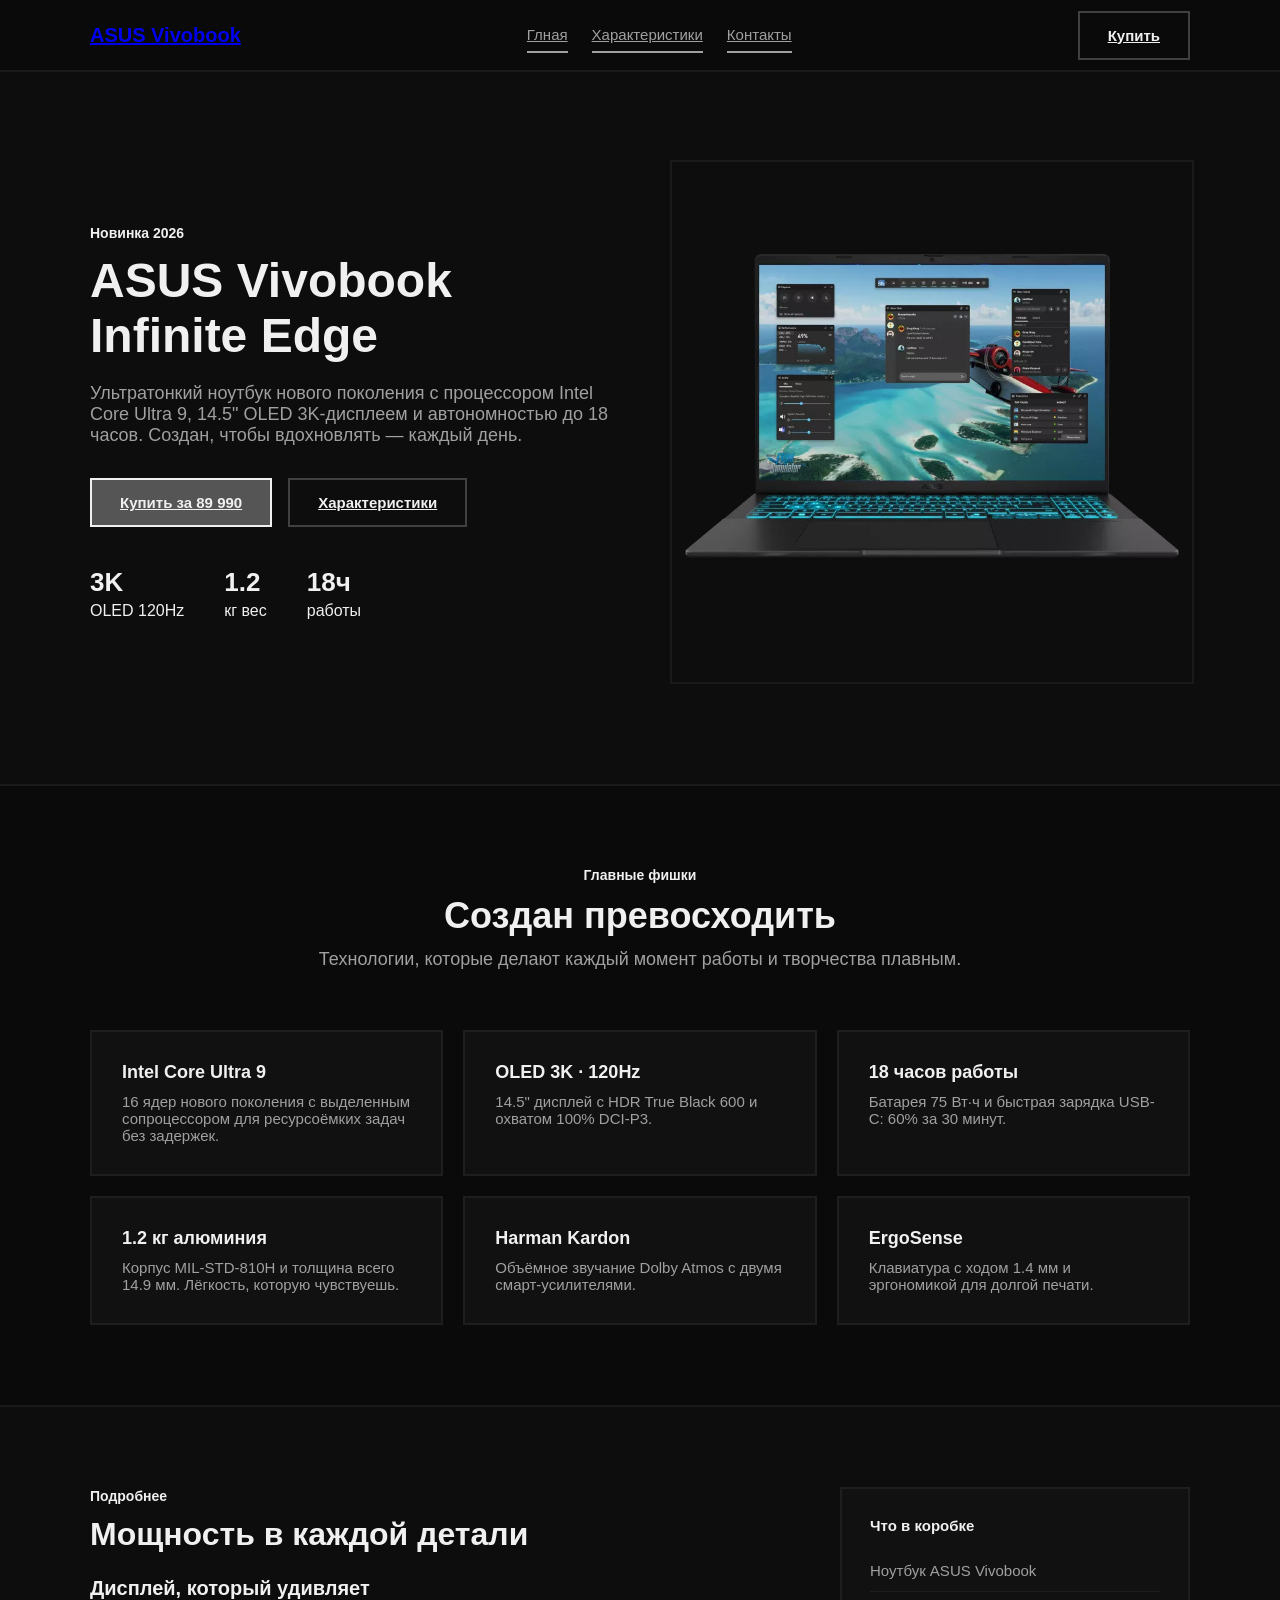
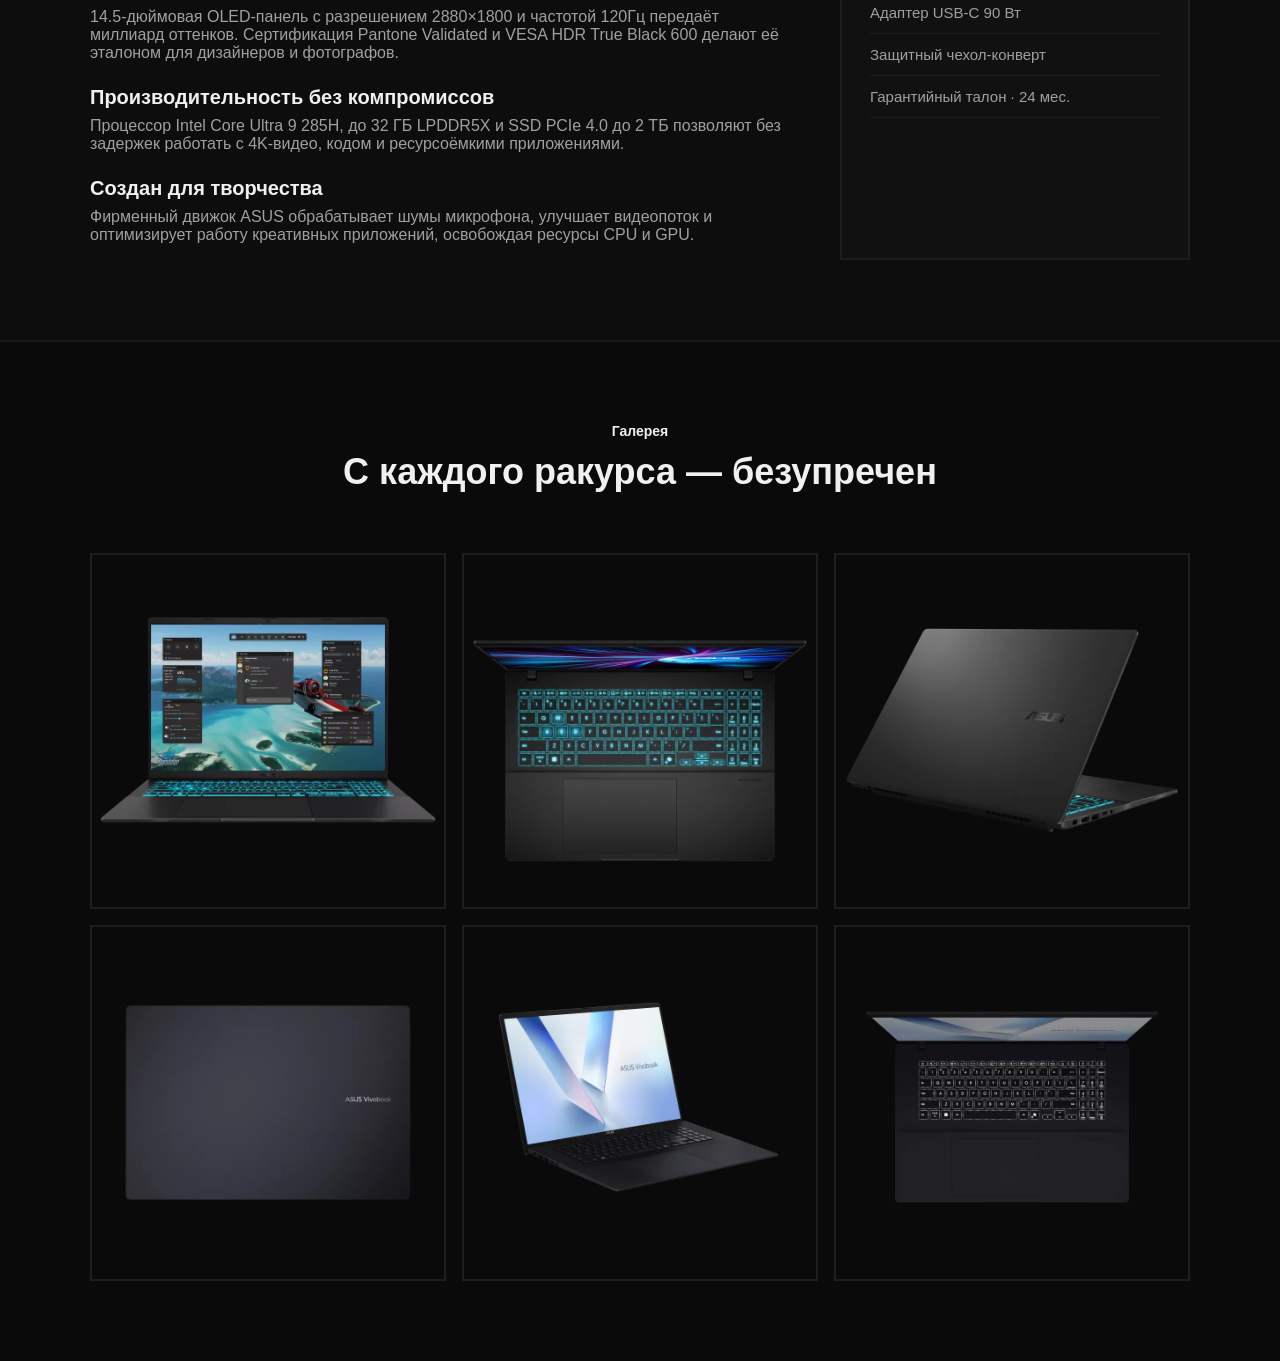
<file: index.html>
<!DOCTYPE html>
<html lang="ru">
<head>
  <meta charset="UTF-8">
  <meta name="viewport" content="width=device-width, initial-scale=1.0">
  <title>Document</title>
  <link rel="stylesheet" href="style.css">
</head>
<body>
  <header class="site-header">
    <div class="container nav">
      <a href="#" class="logo">ASUS Vivobook</a>
      <div class="nav-links">
        <a href="index.html">Глная</a>
        <a href="specs.html">Характеристики</a>
        <a href="contacts.html">Контакты</a>
      </div>
      <a href="#" class="btn btn-ghost">Купить</a>
    </div>
  </header>
  <section class="hero">
    <div class="container hero-grid">
      <div class="hero-copy">
        <div class="eyebrow">Новинка 2026</div>
        <h1>ASUS Vivobook <br>Infinite Edge</h1>
        <p class="lead">Ультратонкий ноутбук нового поколения с процессором Intel Core Ultra 9, 14.5" OLED 3K-дисплеем и автономностью до 18 часов. Создан, чтобы вдохновлять — каждый день.</p>
        <div class="hero-actions">
          <a href="#" class="btn btn-primary">Купить за 89 990</a>
          <a href="specs.html" class="btn btn-outline">Характеристики</a>
        </div>
        <ul class="hero-meta">
          <li><b>3K</b> OLED 120Hz</li>
          <li><b>1.2</b> кг вес</li>
          <li><b>18ч</b> работы</li>
        </ul>
      </div>
      <div class="hero-image">
        <img src="pics/photo1.webp" alt="ASUS Vivobook 2026">
      </div>
    </div>
  </section>
  <section class="features section">
    <div class="container">
      <header class="section-head">
        <div class="eyebrow">Главные фишки</div>
        <h2>Создан превосходить</h2>
        <p>Технологии, которые делают каждый момент работы и творчества плавным.</p>
      </header>
      <div class="feature-grid">
        <article class="feature">
          <h3>Intel Core Ultra 9</h3>
          <p>16 ядер нового поколения с выделенным сопроцессором для ресурсоёмких задач без задержек.</p>
        </article>
        <article class="feature">
          <h3>OLED 3K · 120Hz</h3>
          <p>14.5" дисплей с HDR True Black 600 и охватом 100% DCI-P3.</p>
        </article>
        <article class="feature">
          <h3>18 часов работы</h3>
          <p>Батарея 75 Вт·ч и быстрая зарядка USB-C: 60% за 30 минут.</p>
        </article>
        <article class="feature">
          <h3>1.2 кг алюминия</h3>
          <p>Корпус MIL-STD-810H и толщина всего 14.9 мм. Лёгкость, которую чувствуешь.</p>
        </article>
        <article class="feature">
          <h3>Harman Kardon</h3>
          <p>Объёмное звучание Dolby Atmos с двумя смарт-усилителями.</p>
        </article>
        <article class="feature">
          <h3>ErgoSense</h3>
          <p>Клавиатура с ходом 1.4 мм и эргономикой для долгой печати.</p>
        </article>
      </div>
    </div>
  </section>
  <section class="about section">
    <div class="container about-grid">
      <article>
        <div class="eyebrow">Подробнее</div>
        <h2>Мощность в каждой детали</h2>
        <h3>Дисплей, который удивляет</h3>
        <p>14.5-дюймовая OLED-панель с разрешением 2880×1800 и частотой 120Гц передаёт миллиард оттенков. Сертификация Pantone Validated и VESA HDR True Black 600 делают её эталоном для дизайнеров и фотографов.</p>
        <h3>Производительность без компромиссов</h3>
        <p>Процессор Intel Core Ultra 9 285H, до 32 ГБ LPDDR5X и SSD PCIe 4.0 до 2 ТБ позволяют без задержек работать с 4K-видео, кодом и ресурсоёмкими приложениями.</p>
        <h3>Создан для творчества</h3>
        <p>Фирменный движок ASUS обрабатывает шумы микрофона, улучшает видеопоток и оптимизирует работу креативных приложений, освобождая ресурсы CPU и GPU.</p>
      </article>
      <div class="about-card">
        <h4>Что в коробке</h4>
        <ul>
          <li>Ноутбук ASUS Vivobook</li>
          <li>Адаптер USB-C 90 Вт</li>
          <li>Защитный чехол-конверт</li>
          <li>Гарантийный талон · 24 мес.</li>
        </ul>
      </div>
    </div>
  </section>
  <section class="gallery section">
    <div class="container">
      <header class="section-head">
        <div class="eyebrow">Галерея</div>
        <h2>С каждого ракурса — безупречен</h2>
      </header>
      <div class="gallery-grid">
        <div><img src="pics/photo1.webp" alt="Vivobook вид сверху"></div>
        <div><img src="pics/photo2.webp" alt="Клавиатура крупным планом"></div>
        <div><img src="pics/photo3.webp" alt="Vivobook в работе"></div>
        <div><img src="pics/photo4.webp" alt="Vivobook сбоку"></div>
        <div><img src="pics/photo5.webp" alt="Vivobook фронт"></div>
        <div><img src="pics/photo6.webp" alt="Vivobook порты"></div>
      </div>
    </div>
  </section>
</body>
</html>
</file>
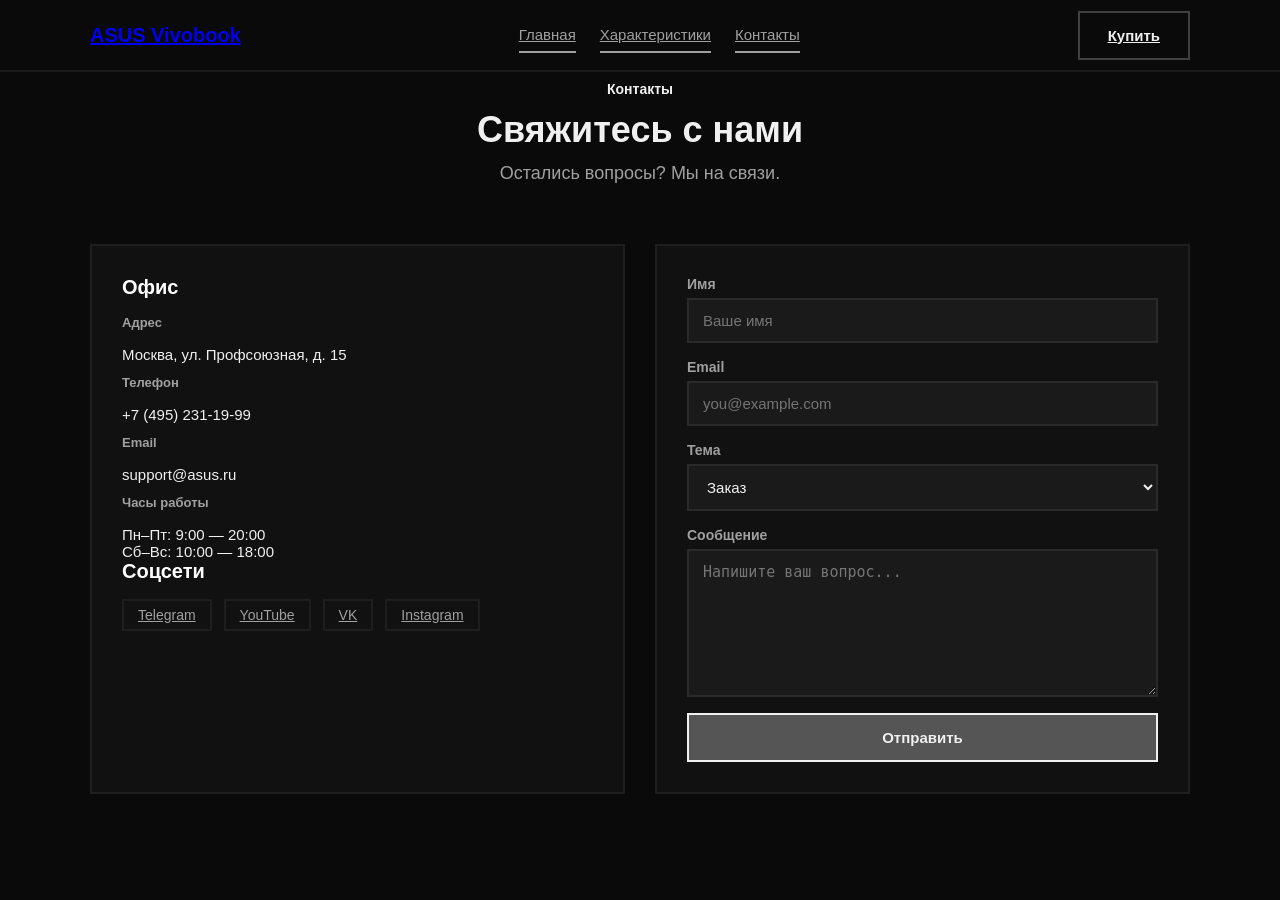
<file: contacts.html>
<!DOCTYPE html>
<html lang="ru">
<head>
  <meta charset="UTF-8">
  <meta name="viewport" content="width=device-width, initial-scale=1.0">
  <title>Контакты — ASUS Vivobook Infinite Edge 2026</title>
  <meta name="description" content="Свяжитесь с нами для заказа ASUS Vivobook или получения консультации.">
  <link rel="stylesheet" href="style.css">
</head>
<body>
  <header class="site-header">
    <div class="container nav">
      <a href="index.html" class="logo">ASUS Vivobook</a>
      <div class="nav-links">
        <a href="index.html">Главная</a>
        <a href="specs.html">Характеристики</a>
        <a href="contacts.html">Контакты</a>
      </div>
      <a href="#" class="btn btn-ghost">Купить</a>
    </div>
  </header>
  <section class="section">
    <div class="container">
      <header class="section-head">
        <div class="eyebrow">Контакты</div>
        <h2>Свяжитесь с нами</h2>
        <p>Остались вопросы? Мы на связи.</p>
      </header>
      <div class="contacts-grid">
        <div class="contact-info">
          <h3>Офис</h3>
          <div class="spec-list">
            <div class="spec-title">Адрес</div>
            <div class="spec-value">Москва, ул. Профсоюзная, д. 15</div>
            <div class="spec-title">Телефон</div>
            <div class="spec-value">+7 (495) 231-19-99</div>
            <div class="spec-title">Email</div>
            <div class="spec-value">support@asus.ru</div>
            <div class="spec-title">Часы работы</div>
            <div class="spec-value">Пн–Пт: 9:00 — 20:00<br>Сб–Вс: 10:00 — 18:00</div>
          </div>
          <h3>Соцсети</h3>
          <ul class="socials">
            <li><a href="#">Telegram</a></li>
            <li><a href="#">YouTube</a></li>
            <li><a href="#">VK</a></li>
            <li><a href="#">Instagram</a></li>
          </ul>
        </div>
        <form class="contact-form" action="#" method="post">
          <div class="form-group">
            <div class="form-label">Имя</div>
            <input type="text" id="name" name="name" required placeholder="Ваше имя">
          </div>
          <div class="form-group">
            <div class="form-label">Email</div>
            <input type="email" id="email" name="email" required placeholder="you@example.com">
          </div>
          <div class="form-group">
            <div class="form-label">Тема</div>
            <select id="subject" name="subject">
              <option value="order">Заказ</option>
              <option value="support">Поддержка</option>
              <option value="other">Другое</option>
            </select>
          </div>
          <div class="form-group">
            <div class="form-label">Сообщение</div>
            <textarea id="message" name="message" rows="5" required placeholder="Напишите ваш вопрос..."></textarea>
          </div>
          <button type="submit" class="btn btn-primary btn-lg">Отправить</button>
        </form>
      </div>
    </div>
  </section>
</body>
</html>
</file>
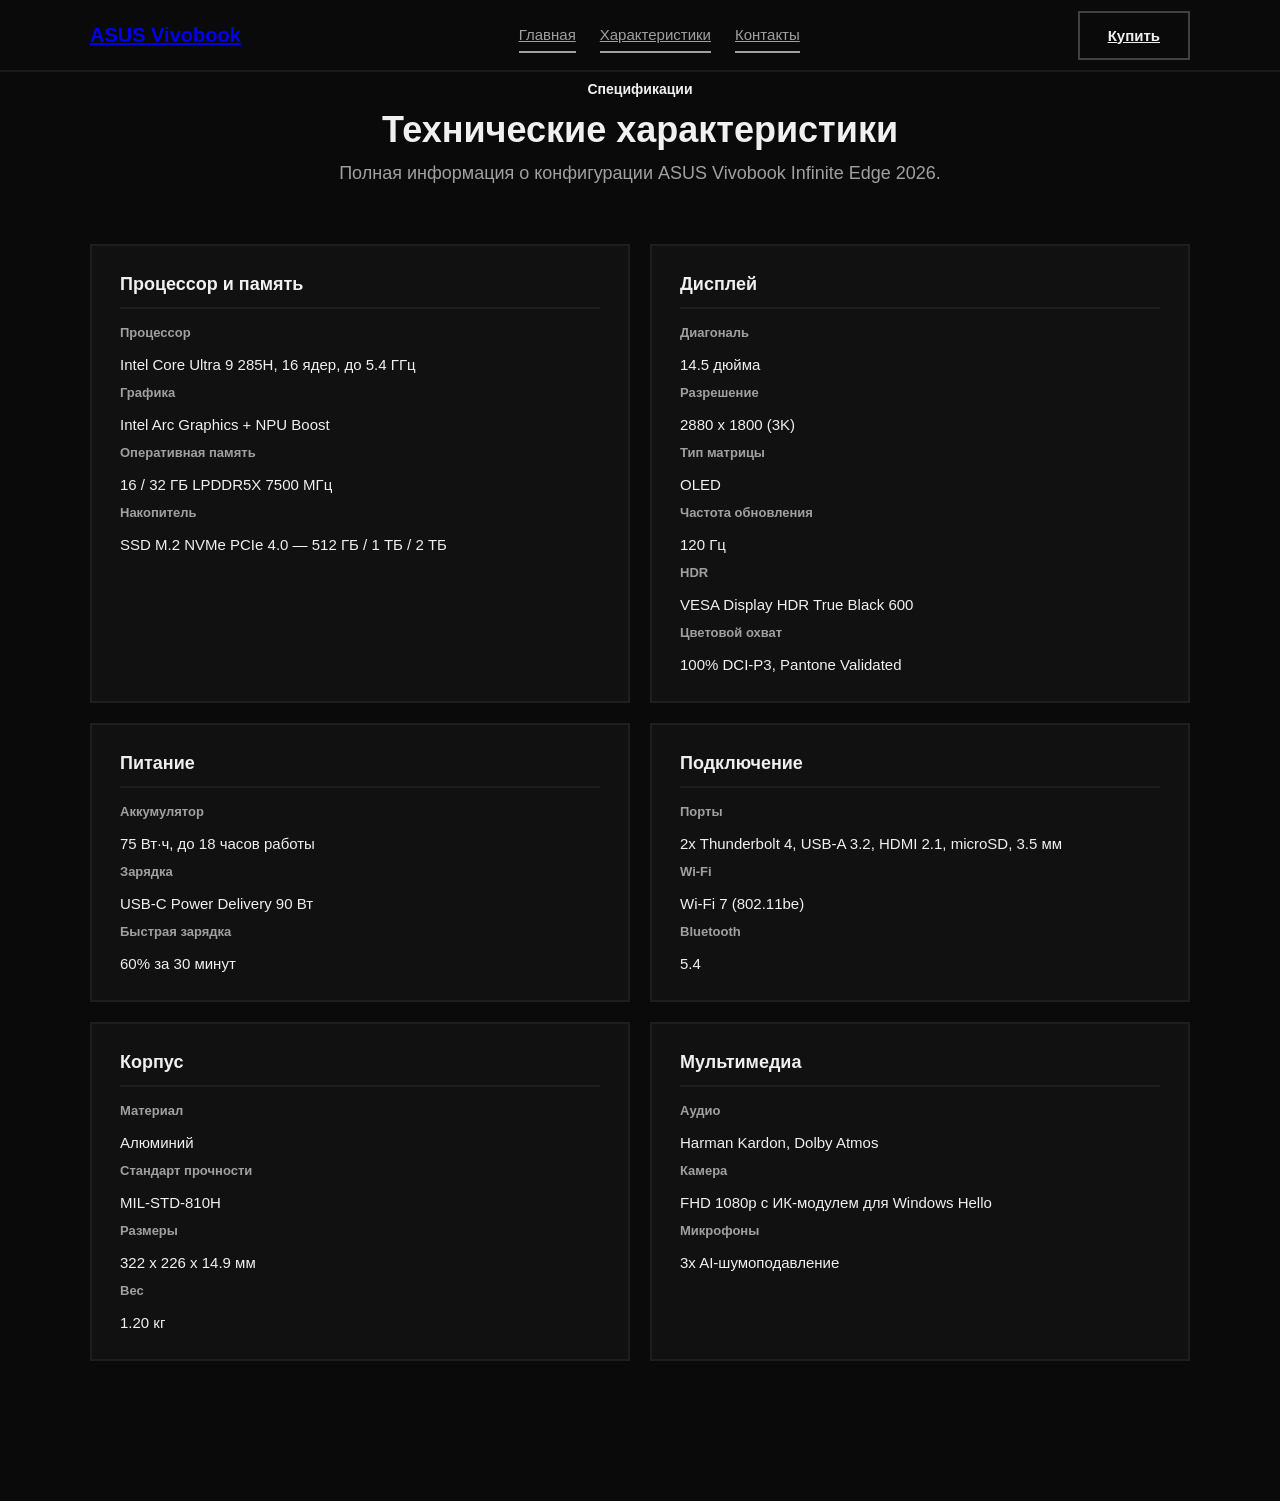
<file: specs.html>
<!DOCTYPE html>
<html lang="ru">
<head>
  <meta charset="UTF-8">
  <meta name="viewport" content="width=device-width, initial-scale=1.0">
  <title>Характеристики — ASUS Vivobook Infinite Edge 2026</title>
  <meta name="description" content="Полные технические характеристики ASUS Vivobook Infinite Edge.">
  <link rel="stylesheet" href="style.css">
</head>
<body>
  <header class="site-header">
    <div class="container nav">
      <a href="index.html" class="logo">ASUS Vivobook</a>
      <div class="nav-links">
        <a href="index.html">Главная</a>
        <a href="specs.html">Характеристики</a>
        <a href="contacts.html">Контакты</a>
      </div>
      <a href="#" class="btn btn-ghost">Купить</a>
    </div>
  </header>
  <section class="section">
    <div class="container">
      <header class="section-head">
        <div class="eyebrow">Спецификации</div>
        <h2>Технические характеристики</h2>
        <p>Полная информация о конфигурации ASUS Vivobook Infinite Edge 2026.</p>
      </header>
      <div class="specs-blocks">
        <div class="spec-block">
          <h3>Процессор и память</h3>
          <div class="spec-list">
            <div class="spec-title">Процессор</div>
            <div class="spec-value">Intel Core Ultra 9 285H, 16 ядер, до 5.4 ГГц</div>
            <div class="spec-title">Графика</div>
            <div class="spec-value">Intel Arc Graphics + NPU Boost</div>
            <div class="spec-title">Оперативная память</div>
            <div class="spec-value">16 / 32 ГБ LPDDR5X 7500 МГц</div>
            <div class="spec-title">Накопитель</div>
            <div class="spec-value">SSD M.2 NVMe PCIe 4.0 — 512 ГБ / 1 ТБ / 2 ТБ</div>
          </div>
        </div>
        <div class="spec-block">
          <h3>Дисплей</h3>
          <div class="spec-list">
            <div class="spec-title">Диагональ</div>
            <div class="spec-value">14.5 дюйма</div>
            <div class="spec-title">Разрешение</div>
            <div class="spec-value">2880 x 1800 (3K)</div>
            <div class="spec-title">Тип матрицы</div>
            <div class="spec-value">OLED</div>
            <div class="spec-title">Частота обновления</div>
            <div class="spec-value">120 Гц</div>
            <div class="spec-title">HDR</div>
            <div class="spec-value">VESA Display HDR True Black 600</div>
            <div class="spec-title">Цветовой охват</div>
            <div class="spec-value">100% DCI-P3, Pantone Validated</div>
          </div>
        </div>
        <div class="spec-block">
          <h3>Питание</h3>
          <div class="spec-list">
            <div class="spec-title">Аккумулятор</div>
            <div class="spec-value">75 Вт·ч, до 18 часов работы</div>
            <div class="spec-title">Зарядка</div>
            <div class="spec-value">USB-C Power Delivery 90 Вт</div>
            <div class="spec-title">Быстрая зарядка</div>
            <div class="spec-value">60% за 30 минут</div>
          </div>
        </div>
        <div class="spec-block">
          <h3>Подключение</h3>
          <div class="spec-list">
            <div class="spec-title">Порты</div>
            <div class="spec-value">2x Thunderbolt 4, USB-A 3.2, HDMI 2.1, microSD, 3.5 мм</div>
            <div class="spec-title">Wi-Fi</div>
            <div class="spec-value">Wi-Fi 7 (802.11be)</div>
            <div class="spec-title">Bluetooth</div>
            <div class="spec-value">5.4</div>
          </div>
        </div>
        <div class="spec-block">
          <h3>Корпус</h3>
          <div class="spec-list">
            <div class="spec-title">Материал</div>
            <div class="spec-value">Алюминий</div>
            <div class="spec-title">Стандарт прочности</div>
            <div class="spec-value">MIL-STD-810H</div>
            <div class="spec-title">Размеры</div>
            <div class="spec-value">322 x 226 x 14.9 мм</div>
            <div class="spec-title">Вес</div>
            <div class="spec-value">1.20 кг</div>
          </div>
        </div>
        <div class="spec-block">
          <h3>Мультимедиа</h3>
          <div class="spec-list">
            <div class="spec-title">Аудио</div>
            <div class="spec-value">Harman Kardon, Dolby Atmos</div>
            <div class="spec-title">Камера</div>
            <div class="spec-value">FHD 1080p с ИК-модулем для Windows Hello</div>
            <div class="spec-title">Микрофоны</div>
            <div class="spec-value">3x AI-шумоподавление</div>
          </div>
        </div>
      </div>
    </div>
  </section>
</body>
</html>
</file>
<file: style.css>
* {
  margin: 0;
  padding: 0;
}
body {
  font-family: 'Segoe UI', Tahoma, Geneva, Verdana, sans-serif;
  background-color: #0a0a0a;
  color: #f0f0f0;
}
img {
  width: 100%;
  display: block;
}
a {
  transition: color 0.2s ease;
}
ul {
  list-style-type: none;
  padding: 0;
}
.container {
  width: 90%;
  margin: 0 auto;
}
.eyebrow {
  display: inline-block;
  font-size: 14px;
  color: #f0f0f0;
  margin-bottom: 12px;
  font-weight: bold;
}
.section {
  padding: 60px 0;
}
.section-head {
  text-align: center;
  margin-bottom: 60px;
}
.section-head h2 {
  font-size: 26px;
  font-weight: bold;
  margin-bottom: 12px;
}
.section-head p {
  color: #a0a0a0;
  font-size: 18px;
}
.btn {
  display: inline-block;
  padding: 14px 28px;
  font-weight: bold;
  font-size: 15px;
  transition: transform 0.2s ease;
  transition: background-color 0.2s ease;
  transition: color 0.2s ease;
  border: 2px solid;
  text-align: center;
}
.btn-primary {
  background-color: #555555;
  color: #f0f0f0;
}
.btn-primary:hover {
  background-color: #444444;
  transform: translateY(-2px);
}
.btn-outline {
  border-color: #404040;
  color: #f0f0f0;
}
.btn-outline:hover {
  border-color: #ffffff;
  color: #ffffff;
}
.btn-ghost {
  color: #f0f0f0;
  border-color: #404040;
}
.btn-ghost:hover {
  border-color: #ffffff;
  color: #ffffff;
}
.site-header {
  position: fixed;
  top: 0;
  left: 0;
  right: 0;
  z-index: 100;
  background-color: #0a0a0a;
  border-bottom: 2px solid #1a1a1a;
}
.nav {
  display: flex;
  align-items: center;
  justify-content: space-between;
  height: 70px;
}
.logo {
  font-size: 20px;
  font-weight: bold;
}
.nav-links {
  display: none;
}
.nav-links a {
  color: #a0a0a0;
  font-size: 15px;
  padding: 8px 0;
  border-bottom: 2px solid;
  transition: color 0.2s ease;
  transition: border-color 0.2s ease;
}
.nav-links a:hover {
  color: #ffffff;
  border-color: #ffffff;
}
.hero {
  padding: 120px 0 80px;
  background-color: #0d0d0d;
  border-bottom: 2px solid #1a1a1a;
}
.hero-grid {
  display: flex;
  flex-direction: column;
  align-items: center;
  gap: 60px;
}
.hero-copy {
  width: 100%;
}
.hero-copy h1 {
  font-size: 32px;
  font-weight: bold;
  margin-bottom: 20px;
}
.lead {
  color: #a0a0a0;
  font-size: 18px;
  margin-bottom: 32px;
}
.hero-actions {
  display: flex;
  gap: 16px;
  margin-bottom: 40px;
}
.hero-meta {
  display: flex;
  gap: 40px;
}
.hero-meta li {
  display: block;
}
.hero-meta b {
  color: #f0f0f0;
  font-size: 26px;
  display: block;
  margin-bottom: 4px;
}
.hero-meta span {
  color: #a0a0a0;
  font-size: 14px;
}
.hero-image {
  width: 100%;
}
.hero-image img {
  border: 2px solid #1a1a1a;
}
.features {
  background-color: #0a0a0a;
}
.feature-grid {
  display: grid;
  grid-template-columns: 1fr;
  gap: 20px;
}
.feature {
  background-color: #111111;
  border: 2px solid #1e1e1e;
  padding: 30px;
  transition: transform 0.2s ease;
  transition: border-color 0.2s ease;
}
.feature:hover {
  transform: translateY(-4px);
  border-color: #ffffff;
}
.feature h3 {
  font-size: 18px;
  font-weight: bold;
  margin-bottom: 10px;
}
.feature p {
  color: #a0a0a0;
  font-size: 15px;
}
.about {
  background-color: #0d0d0d;
  border-top: 2px solid #1a1a1a;
  border-bottom: 2px solid #1a1a1a;
}
.about-grid {
  display: grid;
  grid-template-columns: 1fr;
  gap: 40px;
}
.about-grid h2 {
  font-size: 32px;
  font-weight: bold;
  margin-bottom: 24px;
}
.about-grid h3 {
  font-size: 20px;
  margin: 24px 0 8px;
  color: #f0f0f0;
  font-weight: bold;
}
.about-grid p {
  color: #a0a0a0;
  font-size: 16px;
  margin-bottom: 16px;
}
.about-card {
  background-color: #111111;
  border: 2px solid #1e1e1e;
  padding: 28px;
}
.about-card h4 {
  font-size: 15px;
  color: #f0f0f0;
  margin-bottom: 16px;
  font-weight: bold;
}
.about-card li {
  padding: 12px 0;
  border-bottom: 1px solid #1e1e1e;
  color: #a0a0a0;
  font-size: 15px;
}
.gallery {
  background-color: #0a0a0a;
}
.gallery-grid {
  display: grid;
  grid-template-columns: 1fr;
  gap: 16px;
}
.gallery-grid div {
  border: 2px solid #1e1e1e;
  transition: transform 0.2s ease;
  transition: border-color 0.2s ease;
}
.gallery-grid div:hover {
  transform: translateY(-4px);
  border-color: #ffffff;
}
.specs-blocks {
  display: grid;
  grid-template-columns: 1fr;
  gap: 20px;
  margin-bottom: 60px;
}
.spec-block {
  background-color: #111111;
  border: 2px solid #1e1e1e;
  padding: 28px;
  transition: transform 0.2s ease;
  transition: border-color 0.2s ease;
}
.spec-block:hover {
  transform: translateY(-4px);
  border-color: #ffffff;
}
.spec-block h3 {
  font-size: 18px;
  font-weight: bold;
  margin-bottom: 16px;
  color: #f0f0f0;
  padding-bottom: 12px;
  border-bottom: 2px solid #1e1e1e;
}
.spec-list {
  display: flex;
  flex-direction: column;
  gap: 12px;
}
.spec-title {
  font-size: 13px;
  color: #a0a0a0;
  margin-bottom: 4px;
  font-weight: bold;
}
.spec-value {
  font-size: 15px;
  color: #f0f0f0;
}
.contacts-grid {
  display: grid;
  grid-template-columns: 1fr;
  gap: 30px;
}
.contact-info {
  background-color: #111111;
  border: 2px solid #1e1e1e;
  padding: 30px;
}
.contact-info h3 {
  font-size: 20px;
  font-weight: bold;
  margin-bottom: 16px;
  color: #ffffff;
}
.contact-info .socials {
  display: flex;
  gap: 12px;
  margin-top: 16px;
}
.contact-info .socials a {
  color: #a0a0a0;
  font-size: 14px;
  padding: 6px 14px;
  border: 2px solid #1e1e1e;
  transition: color 0.2s ease;
  transition: border-color 0.2s ease;
  display: inline-block;
}
.contact-info .socials a:hover {
  color: #ffffff;
  border-color: #ffffff;
}
.contact-form {
  background-color: #111111;
  border: 2px solid #1e1e1e;
  padding: 30px;
  display: flex;
  flex-direction: column;
  gap: 16px;
}
.form-group {
  display: flex;
  flex-direction: column;
  gap: 6px;
}
.form-label {
  font-size: 14px;
  font-weight: bold;
  color: #a0a0a0;
}
.form-group input,
.form-group select,
.form-group textarea {
  background-color: #1a1a1a;
  border: 2px solid #2a2a2a;
  padding: 12px 14px;
  font-size: 15px;
  color: #f0f0f0;
  transition: border-color 0.2s ease;
}
.form-group input:focus,
.form-group select:focus,
.form-group textarea:focus {
  border-color: #ffffff;
}
.form-group textarea {
  height: 120px;
}
@media (min-width: 601px) {
  .feature-grid {
    grid-template-columns: 1fr 1fr;
  }
  .gallery-grid {
    grid-template-columns: 1fr 1fr;
  }
}
@media (min-width: 901px) {
  .nav-links {
    display: flex;
    gap: 24px;
  }
  .hero {
    padding: 160px 0 100px;
  }
  .hero-grid {
    flex-direction: row;
  }
  .hero-copy {
    width: 50%;
  }
  .hero-copy h1 {
    font-size: 48px;
  }
  .hero-image {
    width: 50%;
  }
  .feature-grid {
    grid-template-columns: 1fr 1fr 1fr;
  }
  .about-grid {
    grid-template-columns: 2fr 1fr;
    gap: 50px;
  }
  .gallery-grid {
    grid-template-columns: 1fr 1fr 1fr;
  }
  .specs-blocks {
    grid-template-columns: 1fr 1fr;
  }
  .contacts-grid {
    grid-template-columns: 1fr 1fr;
  }
  .section {
    padding: 80px 0;
  }
  .section-head h2 {
    font-size: 36px;
  }
}
@media (min-width: 1141px) {
  .container {
    width: 1100px;
  }
}
</file>
